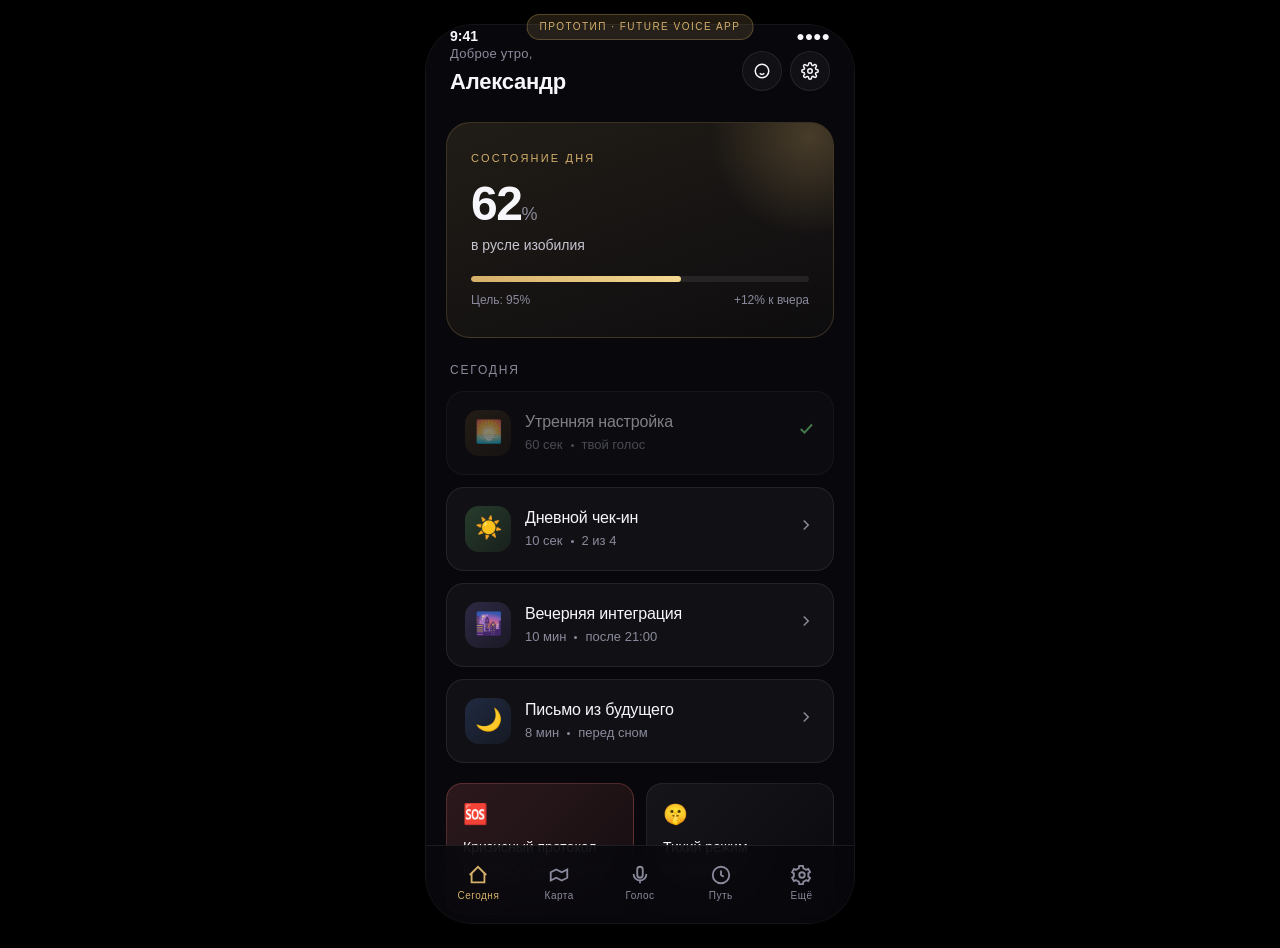
<file: uploads/index.html>
<!doctype html>
<html lang="ru">
<head>
<meta charset="utf-8" />
<meta name="viewport" content="width=device-width,initial-scale=1,viewport-fit=cover,user-scalable=no" />
<meta name="theme-color" content="#08080c" />
<meta name="apple-mobile-web-app-capable" content="yes" />
<meta name="apple-mobile-web-app-status-bar-style" content="black-translucent" />
<title>Future Voice — твой день</title>
<style>
:root{
  --bg:#08080c;
  --bg2:#0f0f17;
  --surface:rgba(255,255,255,0.04);
  --surface-2:rgba(255,255,255,0.07);
  --ink:#f7f7fb;
  --muted:#8a8a9c;
  --muted-2:#5a5a6a;
  --line:rgba(255,255,255,0.08);
  --accent:#d4af6a;
  --accent2:#f5d990;
  --good:#7ee787;
  --warn:#ffb84d;
  --bad:#ff7a7a;
}
*{box-sizing:border-box;margin:0;padding:0;-webkit-tap-highlight-color:transparent}
html,body{background:var(--bg);color:var(--ink);font-family:-apple-system,BlinkMacSystemFont,"SF Pro Display","Segoe UI",Inter,Roboto,sans-serif;-webkit-font-smoothing:antialiased;line-height:1.4;overscroll-behavior:none}
button,a{font:inherit;cursor:pointer;border:none;background:none;color:inherit;text-decoration:none}
img{max-width:100%;display:block}

/* phone frame for desktop preview */
.phone{
  max-width:430px;
  margin:0 auto;
  min-height:100vh;
  background:var(--bg);
  position:relative;
  padding-bottom:96px;
  overflow:hidden;
}

/* status bar (fake for preview) */
.status-bar{
  height:env(safe-area-inset-top,44px);
  min-height:12px;
  display:flex;align-items:center;justify-content:space-between;
  padding:0 24px;
  font-size:14px;font-weight:600;
  padding-top:max(env(safe-area-inset-top,0px),12px);
}

/* SCREENS */
.screen{display:none;padding:0 0 24px;animation:fadeIn .25s ease}
.screen.active{display:block}
@keyframes fadeIn{from{opacity:0;transform:translateY(6px)}to{opacity:1;transform:none}}

/* HEADER */
.head{padding:8px 24px 24px;display:flex;align-items:center;justify-content:space-between}
.greeting{font-size:13px;color:var(--muted);letter-spacing:.02em;margin-bottom:4px}
.greeting-name{font-size:22px;font-weight:600;letter-spacing:-0.01em}
.head-actions{display:flex;gap:8px}
.icon-btn{width:40px;height:40px;border-radius:50%;background:var(--surface);display:flex;align-items:center;justify-content:center;border:1px solid var(--line)}
.icon-btn svg{width:18px;height:18px}

/* STATE CARD (main today) */
.state-card{
  margin:0 20px 20px;
  padding:28px 24px;
  background:linear-gradient(160deg,rgba(212,175,106,0.12),rgba(212,175,106,0.03));
  border:1px solid rgba(212,175,106,0.2);
  border-radius:24px;
  position:relative;overflow:hidden;
}
.state-card::before{
  content:"";position:absolute;top:-40%;right:-20%;width:200px;height:200px;
  border-radius:50%;
  background:radial-gradient(circle,rgba(212,175,106,0.25),transparent 70%);
  pointer-events:none;
}
.state-label{font-size:11px;color:var(--accent);letter-spacing:.2em;text-transform:uppercase;margin-bottom:14px;position:relative}
.state-value{font-size:48px;font-weight:600;letter-spacing:-0.03em;line-height:1;position:relative;margin-bottom:8px}
.state-value small{font-size:18px;color:var(--muted);font-weight:400}
.state-sub{font-size:14px;color:#c5c5d0;position:relative}
.state-progress{margin-top:20px;height:6px;background:rgba(255,255,255,0.08);border-radius:3px;overflow:hidden;position:relative}
.state-progress-bar{height:100%;width:62%;background:linear-gradient(90deg,var(--accent),var(--accent2));border-radius:3px;transition:width .6s ease}
.state-meta{display:flex;justify-content:space-between;margin-top:10px;font-size:12px;color:var(--muted);position:relative}

/* TODAY ACTIONS */
.section-title{padding:4px 24px 12px;font-size:12px;color:var(--muted);letter-spacing:.15em;text-transform:uppercase}
.actions{padding:0 20px;display:flex;flex-direction:column;gap:12px}
.action-card{
  padding:18px 18px;
  background:var(--surface);
  border:1px solid var(--line);
  border-radius:18px;
  display:flex;align-items:center;gap:14px;
  transition:transform .15s,background .2s;
  width:100%;
  text-align:left;
}
.action-card:active{transform:scale(0.98);background:var(--surface-2)}
.action-card.done{opacity:.5}
.action-icon{
  width:46px;height:46px;border-radius:14px;flex-shrink:0;
  display:flex;align-items:center;justify-content:center;
  font-size:22px;
  background:rgba(212,175,106,0.1);
}
.action-icon.morning{background:linear-gradient(135deg,#ffb84d33,#ffb84d11)}
.action-icon.day{background:linear-gradient(135deg,#7ee78733,#7ee78711)}
.action-icon.evening{background:linear-gradient(135deg,#9c88ff33,#9c88ff11)}
.action-icon.night{background:linear-gradient(135deg,#5a8dee33,#5a8dee11)}
.action-text{flex:1;min-width:0}
.action-title{font-size:16px;font-weight:500;margin-bottom:3px;letter-spacing:-0.01em}
.action-meta{font-size:13px;color:var(--muted);display:flex;align-items:center;gap:8px}
.action-meta .dot{width:3px;height:3px;border-radius:50%;background:var(--muted);display:inline-block}
.action-go{color:var(--muted);flex-shrink:0}
.action-go svg{width:18px;height:18px}
.action-card.done .action-go{color:var(--good)}

/* QUICK BUTTONS */
.quick-row{padding:20px;display:grid;grid-template-columns:1fr 1fr;gap:12px}
.quick-btn{
  padding:16px;
  background:var(--surface);
  border:1px solid var(--line);
  border-radius:16px;
  display:flex;flex-direction:column;gap:6px;
  text-align:left;
  transition:background .2s;
}
.quick-btn:active{background:var(--surface-2)}
.quick-btn .qb-icon{font-size:20px;margin-bottom:4px}
.quick-btn .qb-title{font-size:14px;font-weight:500}
.quick-btn .qb-sub{font-size:12px;color:var(--muted)}
.quick-btn.sos{background:linear-gradient(135deg,rgba(255,122,122,0.15),rgba(255,122,122,0.05));border-color:rgba(255,122,122,0.25)}
.quick-btn.silent{background:linear-gradient(135deg,rgba(138,138,156,0.1),rgba(138,138,156,0.02))}

/* BOTTOM TAB BAR */
.tabs{
  position:fixed;bottom:0;left:50%;transform:translateX(-50%);
  width:100%;max-width:430px;
  background:rgba(8,8,12,0.85);
  backdrop-filter:blur(24px);-webkit-backdrop-filter:blur(24px);
  border-top:1px solid var(--line);
  padding:10px 12px max(env(safe-area-inset-bottom),12px);
  display:flex;justify-content:space-around;align-items:center;
  z-index:100;
}
.tab{
  flex:1;
  display:flex;flex-direction:column;align-items:center;gap:3px;
  padding:8px 4px;
  color:var(--muted);
  font-size:10px;letter-spacing:.05em;
  transition:color .2s;
}
.tab svg{width:22px;height:22px}
.tab.active{color:var(--accent)}

/* === STATE CHECK-IN MODAL === */
.modal{
  position:fixed;inset:0;
  background:rgba(8,8,12,0.85);
  backdrop-filter:blur(20px);
  z-index:200;
  display:none;align-items:flex-end;justify-content:center;
  animation:fadeIn .2s;
}
.modal.active{display:flex}
.sheet{
  width:100%;max-width:430px;
  background:var(--bg2);
  border-top:1px solid var(--line);
  border-radius:28px 28px 0 0;
  padding:24px 24px max(env(safe-area-inset-bottom),28px);
  animation:slideUp .3s cubic-bezier(.2,.9,.3,1);
}
@keyframes slideUp{from{transform:translateY(100%)}to{transform:none}}
.sheet-handle{width:36px;height:4px;background:rgba(255,255,255,0.2);border-radius:2px;margin:0 auto 20px}
.sheet h3{font-size:24px;font-weight:600;letter-spacing:-0.01em;margin-bottom:8px;text-align:center}
.sheet p{font-size:14px;color:var(--muted);text-align:center;margin-bottom:28px}
.checkin-buttons{display:flex;flex-direction:column;gap:10px}
.checkin-btn{
  padding:18px 20px;
  background:var(--surface);
  border:1px solid var(--line);
  border-radius:16px;
  display:flex;align-items:center;gap:14px;text-align:left;
  transition:all .15s;
}
.checkin-btn:active{transform:scale(0.98)}
.checkin-btn.good{border-color:rgba(126,231,135,0.3)}
.checkin-btn.good:hover,.checkin-btn.good:active{background:rgba(126,231,135,0.08)}
.checkin-btn.mid{border-color:rgba(255,184,77,0.3)}
.checkin-btn.mid:hover,.checkin-btn.mid:active{background:rgba(255,184,77,0.08)}
.checkin-btn.bad{border-color:rgba(255,122,122,0.3)}
.checkin-btn.bad:hover,.checkin-btn.bad:active{background:rgba(255,122,122,0.08)}
.checkin-emoji{font-size:30px;width:46px;text-align:center}
.checkin-text-wrap{flex:1}
.checkin-title{font-size:16px;font-weight:500;margin-bottom:2px}
.checkin-sub{font-size:13px;color:var(--muted)}
.sheet-close{margin-top:20px;width:100%;padding:14px;color:var(--muted);font-size:14px;text-align:center}

/* === MAP SCREEN === */
.map-head{padding:20px 24px}
.map-title{font-size:28px;font-weight:600;letter-spacing:-0.02em;margin-bottom:6px}
.map-sub{font-size:14px;color:var(--muted)}
.day-pct{
  margin:8px 20px 20px;
  padding:24px;
  background:var(--surface);
  border:1px solid var(--line);
  border-radius:20px;
  text-align:center;
}
.day-pct-value{
  font-size:72px;font-weight:600;letter-spacing:-0.04em;line-height:1;
  background:linear-gradient(135deg,var(--accent2),var(--accent));
  -webkit-background-clip:text;background-clip:text;color:transparent;
  margin-bottom:8px;
}
.day-pct-label{font-size:14px;color:var(--muted)}
.day-pct-delta{display:inline-flex;align-items:center;gap:4px;margin-top:10px;font-size:13px;color:var(--good);padding:4px 10px;background:rgba(126,231,135,0.1);border-radius:999px}

/* timeline */
.timeline{margin:0 20px;padding:20px;background:var(--surface);border:1px solid var(--line);border-radius:20px}
.tl-title{font-size:12px;color:var(--muted);letter-spacing:.15em;text-transform:uppercase;margin-bottom:14px}
.tl-bars{display:flex;align-items:flex-end;gap:4px;height:80px;margin-bottom:10px}
.tl-bar{flex:1;border-radius:3px;min-height:6px;transition:height .4s ease}
.tl-bar.g{background:linear-gradient(180deg,var(--good),rgba(126,231,135,0.3))}
.tl-bar.y{background:linear-gradient(180deg,var(--warn),rgba(255,184,77,0.3))}
.tl-bar.r{background:linear-gradient(180deg,var(--bad),rgba(255,122,122,0.3))}
.tl-bar.empty{background:rgba(255,255,255,0.04)}
.tl-hours{display:flex;justify-content:space-between;font-size:11px;color:var(--muted-2);font-variant-numeric:tabular-nums}

/* week chart */
.week{margin:20px;padding:20px;background:var(--surface);border:1px solid var(--line);border-radius:20px}
.week-row{display:flex;align-items:center;gap:12px;padding:8px 0;border-bottom:1px solid var(--line)}
.week-row:last-child{border-bottom:none}
.week-day{width:32px;font-size:13px;color:var(--muted)}
.week-bar-bg{flex:1;height:8px;background:rgba(255,255,255,0.05);border-radius:4px;overflow:hidden}
.week-bar-fill{height:100%;background:linear-gradient(90deg,var(--accent),var(--accent2));border-radius:4px}
.week-pct{width:42px;text-align:right;font-size:13px;color:var(--ink);font-variant-numeric:tabular-nums}

/* trigger card */
.trigger{margin:20px;padding:20px;background:linear-gradient(135deg,rgba(255,122,122,0.08),rgba(255,122,122,0.02));border:1px solid rgba(255,122,122,0.15);border-radius:20px}
.trigger-label{font-size:11px;color:var(--bad);letter-spacing:.2em;text-transform:uppercase;margin-bottom:10px}
.trigger-text{font-size:16px;line-height:1.5;margin-bottom:14px}
.trigger-action{display:inline-flex;align-items:center;gap:6px;font-size:14px;color:var(--accent);font-weight:500}

/* === VOICE SCREEN === */
.voice-head{padding:32px 24px 20px;text-align:center}
.voice-title{font-size:13px;color:var(--muted);letter-spacing:.2em;text-transform:uppercase;margin-bottom:14px}
.voice-name{font-size:32px;font-weight:600;letter-spacing:-0.02em;margin-bottom:10px}
.voice-meta{font-size:14px;color:var(--muted)}

.voice-player{margin:24px 20px;padding:32px 24px;background:var(--surface);border:1px solid var(--line);border-radius:24px;text-align:center}
.voice-visual{
  width:180px;height:180px;margin:0 auto 28px;border-radius:50%;
  background:radial-gradient(circle at 30% 30%,var(--accent2),var(--accent) 50%,#5a3f1c 100%);
  box-shadow:0 0 60px rgba(212,175,106,0.4),inset 0 0 40px rgba(0,0,0,0.2);
  position:relative;
}
.voice-visual::before,.voice-visual::after{
  content:"";position:absolute;border-radius:50%;border:1px solid rgba(212,175,106,0.3);
  animation:ripple 3s infinite;
}
.voice-visual::before{inset:-20px;animation-delay:0s}
.voice-visual::after{inset:-40px;animation-delay:1.5s}
@keyframes ripple{0%{transform:scale(1);opacity:0.6}100%{transform:scale(1.3);opacity:0}}

.voice-controls{display:flex;align-items:center;justify-content:center;gap:24px;margin-bottom:20px}
.voice-ctrl{
  width:48px;height:48px;border-radius:50%;
  background:var(--surface-2);
  display:flex;align-items:center;justify-content:center;
  transition:background .2s;
}
.voice-ctrl:active{background:rgba(255,255,255,0.12)}
.voice-ctrl.main{
  width:72px;height:72px;
  background:linear-gradient(135deg,var(--accent2),var(--accent));
  color:var(--bg);box-shadow:0 12px 32px rgba(212,175,106,0.35);
}
.voice-ctrl svg{width:22px;height:22px}
.voice-ctrl.main svg{width:32px;height:32px}

.voice-progress{height:4px;background:rgba(255,255,255,0.1);border-radius:2px;overflow:hidden;margin-bottom:8px}
.voice-progress-fill{height:100%;width:32%;background:var(--accent);border-radius:2px}
.voice-time{display:flex;justify-content:space-between;font-size:12px;color:var(--muted);font-variant-numeric:tabular-nums}

.voice-text{margin:0 20px 20px;padding:20px;background:var(--surface);border:1px solid var(--line);border-radius:18px;font-size:15px;line-height:1.7;color:#d5d5e0;font-style:italic;max-height:200px;overflow-y:auto}
.voice-text::before{content:"«";color:var(--accent);font-size:28px;line-height:0;vertical-align:middle;margin-right:4px}
.voice-text::after{content:"»";color:var(--accent);font-size:28px;line-height:0;vertical-align:middle;margin-left:4px}

/* path screen */
.path-head{padding:20px 24px}
.path-progress{margin:8px 20px 24px;padding:20px;background:var(--surface);border:1px solid var(--line);border-radius:20px}
.path-day-big{font-size:64px;font-weight:600;letter-spacing:-0.03em;line-height:1;margin-bottom:4px}
.path-day-big small{font-size:20px;color:var(--muted);font-weight:400}
.path-stage{font-size:14px;color:var(--accent);margin-bottom:18px}
.path-line{height:8px;background:rgba(255,255,255,0.05);border-radius:4px;overflow:hidden;margin-bottom:8px}
.path-line-fill{height:100%;width:25%;background:linear-gradient(90deg,var(--accent),var(--accent2));border-radius:4px}
.path-line-meta{display:flex;justify-content:space-between;font-size:12px;color:var(--muted)}

.stages{padding:0 20px;display:flex;flex-direction:column;gap:10px}
.stage{padding:18px;background:var(--surface);border:1px solid var(--line);border-radius:16px;display:flex;align-items:center;gap:14px}
.stage.current{border-color:rgba(212,175,106,0.4);background:linear-gradient(135deg,rgba(212,175,106,0.08),rgba(212,175,106,0.02))}
.stage.done{opacity:.5}
.stage-num{width:36px;height:36px;border-radius:50%;background:var(--surface-2);display:flex;align-items:center;justify-content:center;font-size:13px;color:var(--muted);flex-shrink:0}
.stage.current .stage-num{background:linear-gradient(135deg,var(--accent2),var(--accent));color:var(--bg);font-weight:600}
.stage.done .stage-num{background:rgba(126,231,135,0.15);color:var(--good)}
.stage-info{flex:1}
.stage-name{font-size:15px;font-weight:500;margin-bottom:2px}
.stage-days{font-size:12px;color:var(--muted)}

/* settings */
.settings-head{padding:20px 24px}
.settings-list{padding:0 20px;display:flex;flex-direction:column;gap:10px}
.set-group{background:var(--surface);border:1px solid var(--line);border-radius:18px;overflow:hidden}
.set-row{display:flex;align-items:center;padding:16px 18px;border-bottom:1px solid var(--line)}
.set-row:last-child{border-bottom:none}
.set-icon{width:32px;height:32px;border-radius:9px;background:var(--surface-2);display:flex;align-items:center;justify-content:center;margin-right:14px;font-size:16px}
.set-text{flex:1}
.set-name{font-size:15px;font-weight:500}
.set-desc{font-size:12px;color:var(--muted);margin-top:2px}
.toggle{width:46px;height:28px;background:rgba(255,255,255,0.1);border-radius:14px;position:relative;transition:background .2s;flex-shrink:0}
.toggle.on{background:var(--accent)}
.toggle::after{content:"";position:absolute;top:3px;left:3px;width:22px;height:22px;background:#fff;border-radius:50%;transition:left .2s;box-shadow:0 2px 4px rgba(0,0,0,0.3)}
.toggle.on::after{left:21px}
.set-value{font-size:14px;color:var(--muted)}

/* DEMO TAG */
.demo-tag{
  position:fixed;top:env(safe-area-inset-top,12px);left:50%;transform:translateX(-50%);
  margin-top:14px;
  background:rgba(212,175,106,0.15);
  border:1px solid rgba(212,175,106,0.3);
  padding:5px 12px;border-radius:999px;
  font-size:10px;letter-spacing:.15em;text-transform:uppercase;color:var(--accent);
  z-index:50;
  pointer-events:none;
}

/* PWA-friendly viewport */
@media (display-mode:standalone){.demo-tag{display:none}}

/* slight desktop styling */
@media (min-width:760px){
  body{background:#000;padding:24px 0}
  .phone{border-radius:48px;overflow:hidden;box-shadow:0 30px 80px rgba(0,0,0,0.5);border:1px solid rgba(255,255,255,0.05);min-height:auto;height:900px;overflow-y:auto}
  .tabs{position:absolute;border-radius:0 0 48px 48px}
}
</style>
</head>
<body>

<div class="phone">
  <div class="demo-tag">Прототип · Future Voice App</div>

  <!-- ========= SCREEN: TODAY ========= -->
  <section class="screen active" id="screen-today">
    <div class="status-bar"><span>9:41</span><span>●●●●</span></div>
    <div class="head">
      <div>
        <div class="greeting">Доброе утро,</div>
        <div class="greeting-name">Александр</div>
      </div>
      <div class="head-actions">
        <button class="icon-btn" onclick="openCheckin()" aria-label="Состояние">
          <svg viewBox="0 0 24 24" fill="none" stroke="currentColor" stroke-width="2"><circle cx="12" cy="12" r="9"/><path d="M9 10h.01M15 10h.01M9 15c.5.5 1.5 1.5 3 1.5s2.5-1 3-1.5"/></svg>
        </button>
        <button class="icon-btn" onclick="show('screen-settings')" aria-label="Настройки">
          <svg viewBox="0 0 24 24" fill="none" stroke="currentColor" stroke-width="2"><circle cx="12" cy="12" r="3"/><path d="M19.4 15a1.7 1.7 0 0 0 .3 1.8l.1.1a2 2 0 1 1-2.8 2.8l-.1-.1a1.7 1.7 0 0 0-1.8-.3 1.7 1.7 0 0 0-1 1.5V21a2 2 0 1 1-4 0v-.1a1.7 1.7 0 0 0-1-1.5 1.7 1.7 0 0 0-1.9.3l-.1.1a2 2 0 1 1-2.8-2.8l.1-.1a1.7 1.7 0 0 0 .3-1.8 1.7 1.7 0 0 0-1.5-1H3a2 2 0 1 1 0-4h.1a1.7 1.7 0 0 0 1.5-1 1.7 1.7 0 0 0-.3-1.9l-.1-.1a2 2 0 1 1 2.8-2.8l.1.1a1.7 1.7 0 0 0 1.8.3H9a1.7 1.7 0 0 0 1-1.5V3a2 2 0 1 1 4 0v.1a1.7 1.7 0 0 0 1 1.5 1.7 1.7 0 0 0 1.9-.3l.1-.1a2 2 0 1 1 2.8 2.8l-.1.1a1.7 1.7 0 0 0-.3 1.8V9a1.7 1.7 0 0 0 1.5 1H21a2 2 0 1 1 0 4h-.1a1.7 1.7 0 0 0-1.5 1z"/></svg>
        </button>
      </div>
    </div>

    <!-- main state card -->
    <div class="state-card">
      <div class="state-label">Состояние дня</div>
      <div class="state-value">62<small>%</small></div>
      <div class="state-sub">в русле изобилия</div>
      <div class="state-progress"><div class="state-progress-bar"></div></div>
      <div class="state-meta">
        <span>Цель: 95%</span>
        <span>+12% к вчера</span>
      </div>
    </div>

    <div class="section-title">Сегодня</div>
    <div class="actions">
      <button class="action-card done" onclick="show('screen-voice')">
        <div class="action-icon morning">🌅</div>
        <div class="action-text">
          <div class="action-title">Утренняя настройка</div>
          <div class="action-meta"><span>60 сек</span><span class="dot"></span><span>твой голос</span></div>
        </div>
        <div class="action-go"><svg viewBox="0 0 24 24" fill="none" stroke="currentColor" stroke-width="2.5"><path d="M5 12l5 5L20 6"/></svg></div>
      </button>

      <button class="action-card" onclick="openCheckin()">
        <div class="action-icon day">☀️</div>
        <div class="action-text">
          <div class="action-title">Дневной чек-ин</div>
          <div class="action-meta"><span>10 сек</span><span class="dot"></span><span>2 из 4</span></div>
        </div>
        <div class="action-go"><svg viewBox="0 0 24 24" fill="none" stroke="currentColor" stroke-width="2"><path d="M9 6l6 6-6 6"/></svg></div>
      </button>

      <button class="action-card" onclick="show('screen-voice')">
        <div class="action-icon evening">🌆</div>
        <div class="action-text">
          <div class="action-title">Вечерняя интеграция</div>
          <div class="action-meta"><span>10 мин</span><span class="dot"></span><span>после 21:00</span></div>
        </div>
        <div class="action-go"><svg viewBox="0 0 24 24" fill="none" stroke="currentColor" stroke-width="2"><path d="M9 6l6 6-6 6"/></svg></div>
      </button>

      <button class="action-card" onclick="show('screen-voice')">
        <div class="action-icon night">🌙</div>
        <div class="action-text">
          <div class="action-title">Письмо из будущего</div>
          <div class="action-meta"><span>8 мин</span><span class="dot"></span><span>перед сном</span></div>
        </div>
        <div class="action-go"><svg viewBox="0 0 24 24" fill="none" stroke="currentColor" stroke-width="2"><path d="M9 6l6 6-6 6"/></svg></div>
      </button>
    </div>

    <div class="quick-row">
      <button class="quick-btn sos">
        <div class="qb-icon">🆘</div>
        <div class="qb-title">Кризисный протокол</div>
        <div class="qb-sub">Вернуться в ресурс за 60 сек</div>
      </button>
      <button class="quick-btn silent">
        <div class="qb-icon">🤫</div>
        <div class="qb-title">Тихий режим</div>
        <div class="qb-sub">До конца дня</div>
      </button>
    </div>
  </section>

  <!-- ========= SCREEN: MAP (mind map) ========= -->
  <section class="screen" id="screen-map">
    <div class="status-bar"><span>9:41</span><span>●●●●</span></div>
    <div class="map-head">
      <div class="map-title">Карта мышления</div>
      <div class="map-sub">Твой день в данных</div>
    </div>

    <div class="day-pct">
      <div class="day-pct-value">62%</div>
      <div class="day-pct-label">времени в русле изобилия</div>
      <div class="day-pct-delta">↑ 12% к вчера</div>
    </div>

    <div class="timeline">
      <div class="tl-title">Часы дня</div>
      <div class="tl-bars">
        <div class="tl-bar g" style="height:70%"></div>
        <div class="tl-bar g" style="height:85%"></div>
        <div class="tl-bar y" style="height:55%"></div>
        <div class="tl-bar r" style="height:30%"></div>
        <div class="tl-bar r" style="height:25%"></div>
        <div class="tl-bar y" style="height:50%"></div>
        <div class="tl-bar g" style="height:75%"></div>
        <div class="tl-bar g" style="height:80%"></div>
        <div class="tl-bar g" style="height:90%"></div>
        <div class="tl-bar y" style="height:60%"></div>
        <div class="tl-bar empty" style="height:20%"></div>
        <div class="tl-bar empty" style="height:20%"></div>
      </div>
      <div class="tl-hours">
        <span>7</span><span>9</span><span>11</span><span>13</span><span>15</span><span>17</span><span>19</span><span>21</span>
      </div>
    </div>

    <div class="trigger">
      <div class="trigger-label">⚠ Обнаружен триггер</div>
      <div class="trigger-text">Между 13:00 и 15:00 ты дважды провалился в состояние тревоги. Похоже, это связано с проверкой почты после обеда.</div>
      <button class="trigger-action">Разобрать триггер <svg width="16" height="16" viewBox="0 0 24 24" fill="none" stroke="currentColor" stroke-width="2"><path d="M9 6l6 6-6 6"/></svg></button>
    </div>

    <div class="week">
      <div class="tl-title" style="margin-bottom:14px">Неделя</div>
      <div class="week-row"><div class="week-day">Пн</div><div class="week-bar-bg"><div class="week-bar-fill" style="width:48%"></div></div><div class="week-pct">48%</div></div>
      <div class="week-row"><div class="week-day">Вт</div><div class="week-bar-bg"><div class="week-bar-fill" style="width:55%"></div></div><div class="week-pct">55%</div></div>
      <div class="week-row"><div class="week-day">Ср</div><div class="week-bar-bg"><div class="week-bar-fill" style="width:42%"></div></div><div class="week-pct">42%</div></div>
      <div class="week-row"><div class="week-day">Чт</div><div class="week-bar-bg"><div class="week-bar-fill" style="width:60%"></div></div><div class="week-pct">60%</div></div>
      <div class="week-row"><div class="week-day">Пт</div><div class="week-bar-bg"><div class="week-bar-fill" style="width:50%"></div></div><div class="week-pct">50%</div></div>
      <div class="week-row"><div class="week-day">Сб</div><div class="week-bar-bg"><div class="week-bar-fill" style="width:72%"></div></div><div class="week-pct">72%</div></div>
      <div class="week-row"><div class="week-day">Вс</div><div class="week-bar-bg"><div class="week-bar-fill" style="width:62%"></div></div><div class="week-pct">62%</div></div>
    </div>
  </section>

  <!-- ========= SCREEN: VOICE ========= -->
  <section class="screen" id="screen-voice">
    <div class="status-bar"><span>9:41</span><span>●●●●</span></div>
    <div class="voice-head">
      <div class="voice-title">Письмо из будущего</div>
      <div class="voice-name">Утро в новом доме</div>
      <div class="voice-meta">8 мин · твой голос · день 22 из 90</div>
    </div>

    <div class="voice-player">
      <div class="voice-visual"></div>
      <div class="voice-controls">
        <button class="voice-ctrl" aria-label="-15">
          <svg viewBox="0 0 24 24" fill="none" stroke="currentColor" stroke-width="2"><path d="M3 12a9 9 0 1 0 9-9"/><path d="M3 7v5h5"/></svg>
        </button>
        <button class="voice-ctrl main" id="playMain" aria-label="Play">
          <svg viewBox="0 0 24 24" fill="currentColor"><path d="M8 5v14l11-7z"/></svg>
        </button>
        <button class="voice-ctrl" aria-label="+15">
          <svg viewBox="0 0 24 24" fill="none" stroke="currentColor" stroke-width="2"><path d="M21 12a9 9 0 1 1-9-9"/><path d="M21 7v5h-5"/></svg>
        </button>
      </div>
      <div class="voice-progress"><div class="voice-progress-fill"></div></div>
      <div class="voice-time"><span>2:34</span><span>8:00</span></div>
    </div>

    <div class="voice-text">
      Привет. Это я, говорю с тобой из 30 мая 2027 года. Прошёл ровно год.
      Я хочу, чтобы ты знал — у нас всё получилось. Помнишь, сегодня ты переживал из-за того клиента? Это оказалось неважно. Через три недели пришёл другой, гораздо лучше.
      Сейчас я смотрю в окно нового дома. Утро. Тихо. Я работаю с теми, с кем хочу. Денег достаточно — даже больше, чем мы мечтали.
      Знаешь, что было самым важным? Что ты не сдался в эти первые недели. Что ты продолжал держать фокус.
      Спокойной ночи. Всё уже хорошо. Я тебя жду здесь.
    </div>
  </section>

  <!-- ========= SCREEN: PATH ========= -->
  <section class="screen" id="screen-path">
    <div class="status-bar"><span>9:41</span><span>●●●●</span></div>
    <div class="path-head">
      <div class="map-title">Твой путь</div>
      <div class="map-sub">90 дней перепрошивки</div>
    </div>

    <div class="path-progress">
      <div class="path-day-big">22<small> / 90</small></div>
      <div class="path-stage">Этап 2 · Удержание состояния</div>
      <div class="path-line"><div class="path-line-fill" style="width:24%"></div></div>
      <div class="path-line-meta"><span>68 дней впереди</span><span>24%</span></div>
    </div>

    <div class="section-title">Этапы пути</div>
    <div class="stages">
      <div class="stage done">
        <div class="stage-num">✓</div>
        <div class="stage-info">
          <div class="stage-name">Чистка фонового потока</div>
          <div class="stage-days">Дни 1–14 · завершено</div>
        </div>
      </div>
      <div class="stage current">
        <div class="stage-num">2</div>
        <div class="stage-info">
          <div class="stage-name">Удержание состояния</div>
          <div class="stage-days">Дни 15–30 · сейчас здесь</div>
        </div>
      </div>
      <div class="stage">
        <div class="stage-num">3</div>
        <div class="stage-info">
          <div class="stage-name">Работа с триггерами</div>
          <div class="stage-days">Дни 31–60</div>
        </div>
      </div>
      <div class="stage">
        <div class="stage-num">4</div>
        <div class="stage-info">
          <div class="stage-name">Новая идентичность</div>
          <div class="stage-days">Дни 61–90</div>
        </div>
      </div>
      <div class="stage">
        <div class="stage-num">★</div>
        <div class="stage-info">
          <div class="stage-name">Инициация</div>
          <div class="stage-days">День 90 · переход</div>
        </div>
      </div>
    </div>
  </section>

  <!-- ========= SCREEN: SETTINGS ========= -->
  <section class="screen" id="screen-settings">
    <div class="status-bar"><span>9:41</span><span>●●●●</span></div>
    <div class="settings-head">
      <div class="map-title">Настройки</div>
      <div class="map-sub">Подстрой приложение под себя</div>
    </div>
    <div class="settings-list">
      <div class="set-group">
        <div class="set-row">
          <div class="set-icon">🔔</div>
          <div class="set-text"><div class="set-name">Дневные чек-ины</div><div class="set-desc">4 раза в день в удобные моменты</div></div>
          <div class="toggle on"></div>
        </div>
        <div class="set-row">
          <div class="set-icon">🔇</div>
          <div class="set-text"><div class="set-name">Беззвучный режим</div><div class="set-desc">Уведомления только текстом</div></div>
          <div class="toggle on"></div>
        </div>
        <div class="set-row">
          <div class="set-icon">💼</div>
          <div class="set-text"><div class="set-name">Рабочие часы</div><div class="set-desc">Минимум касаний</div></div>
          <div class="set-value">9:00–18:00</div>
        </div>
      </div>

      <div class="set-group">
        <div class="set-row">
          <div class="set-icon">🎙</div>
          <div class="set-text"><div class="set-name">Твой голос</div><div class="set-desc">Записан · готов к использованию</div></div>
          <div class="set-value" style="color:var(--good)">●</div>
        </div>
        <div class="set-row">
          <div class="set-icon">🎵</div>
          <div class="set-text"><div class="set-name">Фоновая музыка</div><div class="set-desc">Подложка для писем</div></div>
          <div class="set-value">Альфа · 8Hz</div>
        </div>
        <div class="set-row">
          <div class="set-icon">🌙</div>
          <div class="set-text"><div class="set-name">Время сна</div><div class="set-desc">Когда играть письмо</div></div>
          <div class="set-value">22:30</div>
        </div>
      </div>

      <div class="set-group">
        <div class="set-row">
          <div class="set-icon">🔒</div>
          <div class="set-text"><div class="set-name">Приватность</div><div class="set-desc">Голос хранится только у тебя</div></div>
          <div class="set-value">→</div>
        </div>
        <div class="set-row">
          <div class="set-icon">💎</div>
          <div class="set-text"><div class="set-name">Подписка Pro</div><div class="set-desc">Активна до 30.06.2026</div></div>
          <div class="set-value" style="color:var(--accent)">Pro</div>
        </div>
      </div>
    </div>
  </section>

  <!-- ========= CHECK-IN MODAL ========= -->
  <div class="modal" id="checkin">
    <div class="sheet">
      <div class="sheet-handle"></div>
      <h3>О чём ты думал<br/>последние 5 минут?</h3>
      <p>Один тап — и продолжай свой день.</p>
      <div class="checkin-buttons">
        <button class="checkin-btn good" onclick="closeCheckin()">
          <div class="checkin-emoji">🌱</div>
          <div class="checkin-text-wrap">
            <div class="checkin-title">В русле изобилия</div>
            <div class="checkin-sub">Возможности, благодарность, рост</div>
          </div>
        </button>
        <button class="checkin-btn mid" onclick="closeCheckin()">
          <div class="checkin-emoji">⚖️</div>
          <div class="checkin-text-wrap">
            <div class="checkin-title">Нейтрально</div>
            <div class="checkin-sub">Просто задачи, без эмоций</div>
          </div>
        </button>
        <button class="checkin-btn bad" onclick="closeCheckin()">
          <div class="checkin-emoji">🌧</div>
          <div class="checkin-text-wrap">
            <div class="checkin-title">В русле проблем</div>
            <div class="checkin-sub">Тревога, долги, обиды, страх</div>
          </div>
        </button>
      </div>
      <button class="sheet-close" onclick="closeCheckin()">Позже</button>
    </div>
  </div>

  <!-- ========= TAB BAR ========= -->
  <nav class="tabs">
    <button class="tab active" onclick="show('screen-today',this)">
      <svg viewBox="0 0 24 24" fill="none" stroke="currentColor" stroke-width="2"><path d="M3 12l9-9 9 9"/><path d="M5 10v10h14V10"/></svg>
      <span>Сегодня</span>
    </button>
    <button class="tab" onclick="show('screen-map',this)">
      <svg viewBox="0 0 24 24" fill="none" stroke="currentColor" stroke-width="2"><path d="M3 18l6-3 6 3 6-3V6l-6 3-6-3-6 3z"/></svg>
      <span>Карта</span>
    </button>
    <button class="tab" onclick="show('screen-voice',this)">
      <svg viewBox="0 0 24 24" fill="none" stroke="currentColor" stroke-width="2"><rect x="9" y="3" width="6" height="12" rx="3"/><path d="M5 11a7 7 0 0 0 14 0M12 18v3"/></svg>
      <span>Голос</span>
    </button>
    <button class="tab" onclick="show('screen-path',this)">
      <svg viewBox="0 0 24 24" fill="none" stroke="currentColor" stroke-width="2"><circle cx="12" cy="12" r="9"/><path d="M12 7v5l3 2"/></svg>
      <span>Путь</span>
    </button>
    <button class="tab" onclick="show('screen-settings',this)">
      <svg viewBox="0 0 24 24" fill="none" stroke="currentColor" stroke-width="2"><circle cx="12" cy="12" r="3"/><path d="M19 12a7 7 0 0 0-.2-1.7l2-1.5-2-3.4-2.3 1a7 7 0 0 0-3-1.7L13 2h-4l-.5 2.7a7 7 0 0 0-3 1.7l-2.3-1-2 3.4 2 1.5A7 7 0 0 0 3 12c0 .6.1 1.1.2 1.7l-2 1.5 2 3.4 2.3-1c.9.8 1.9 1.3 3 1.7L9 22h4l.5-2.7c1.1-.4 2.1-.9 3-1.7l2.3 1 2-3.4-2-1.5c.1-.6.2-1.1.2-1.7z"/></svg>
      <span>Ещё</span>
    </button>
  </nav>
</div>

<script>
function show(id, el){
  document.querySelectorAll('.screen').forEach(s=>s.classList.remove('active'));
  document.getElementById(id).classList.add('active');
  if(el){
    document.querySelectorAll('.tab').forEach(t=>t.classList.remove('active'));
    el.classList.add('active');
  }
  // map screen->tab
  const map={'screen-today':0,'screen-map':1,'screen-voice':2,'screen-path':3,'screen-settings':4};
  if(map[id]!==undefined && !el){
    document.querySelectorAll('.tab').forEach((t,i)=>t.classList.toggle('active',i===map[id]));
  }
  window.scrollTo(0,0);
}
function openCheckin(){document.getElementById('checkin').classList.add('active')}
function closeCheckin(){document.getElementById('checkin').classList.remove('active')}
document.getElementById('checkin').addEventListener('click',(e)=>{
  if(e.target.id==='checkin')closeCheckin();
});

// play button toggle
const playMain=document.getElementById('playMain');
let playing=false;
const playIcons={
  play:'<svg viewBox="0 0 24 24" fill="currentColor"><path d="M8 5v14l11-7z"/></svg>',
  pause:'<svg viewBox="0 0 24 24" fill="currentColor"><path d="M6 5h4v14H6zM14 5h4v14h-4z"/></svg>'
};
playMain.addEventListener('click',()=>{
  playing=!playing;
  playMain.innerHTML=playing?playIcons.pause:playIcons.play;
});
</script>
</body>
</html>
</file>
